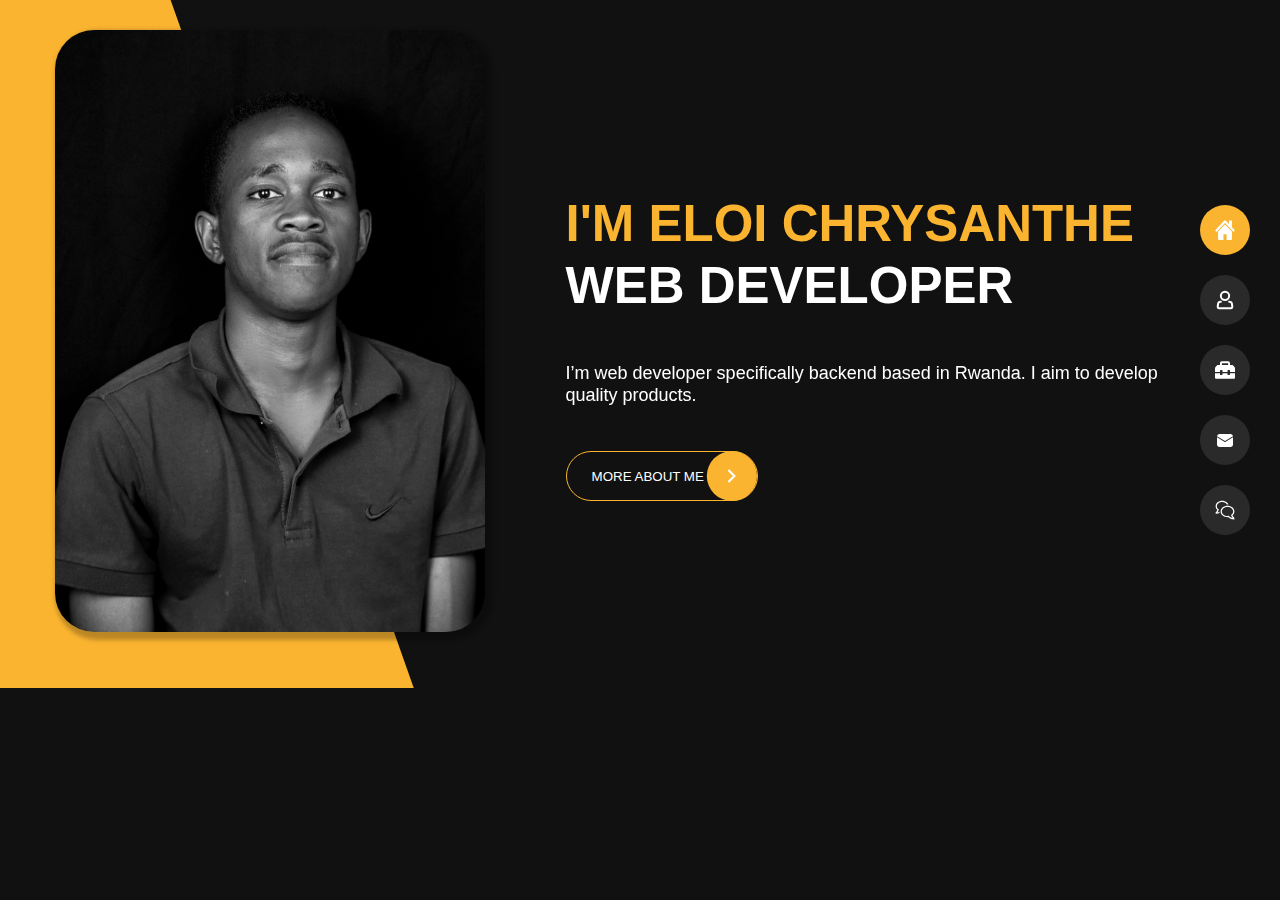
<file: index.html>
<!DOCTYPE html>
<html lang="en">
<head>
    <meta charset="UTF-8">
    <meta http-equiv="X-UA-Compatible" content="IE=edge">
    <meta name="viewport" content="width=device-width, initial-scale=1.0">
    <link rel="stylesheet" href="./css/style.css">
    <link rel="stylesheet" href="./css/home.css">
    <title>Eloi Chrysanthe Iratanga</title>
</head>
<body class="home">
    <nav class="nav-right">
        <img src="./icons/mode.svg" alt="" class="mode">
        <ul class="menus">
            <a href="./index.html"><li data-tooltip="Home" class="active"><img src="./icons/home.svg" alt="Home"></li></a>

            <a href="./pages/about.html"><li data-tooltip="About"><img src="./icons/About.svg" alt="About"></li></a>

            <a href="./pages/portfolio.html"><li data-tooltip="portfolio"><img src="./icons/Portfolio.svg" alt="About"></li></a>

            <a href="./pages/contact.html"><li data-tooltip="Contact"><img src="./icons/Mail me.svg" alt="About"></li></a>
            
            <a href="./pages/blog.html"><li data-tooltip="Blog"><img src="./icons/Blog.svg" alt="About"></li></a>
        </ul>
    </nav>
    <main>
        <div class="img-me"></div>
        <div>
            <div class="intro">
                <!-- <hr> -->
                <h1 class="name">I'm Eloi Chrysanthe <span>Web developer</span></h1>
                <p>I’m web developer specifically backend based in Rwanda. I aim to develop quality products.</p>
                <div class="btn-more">
                    <img src="./icons/more.svg" alt="">
                    <a href="./pages/about.html">
                        <button class="more">More about me</button>
                    </a>
                </div>
            </div>
        </div>
    </main>
</body>
</html>
</file>
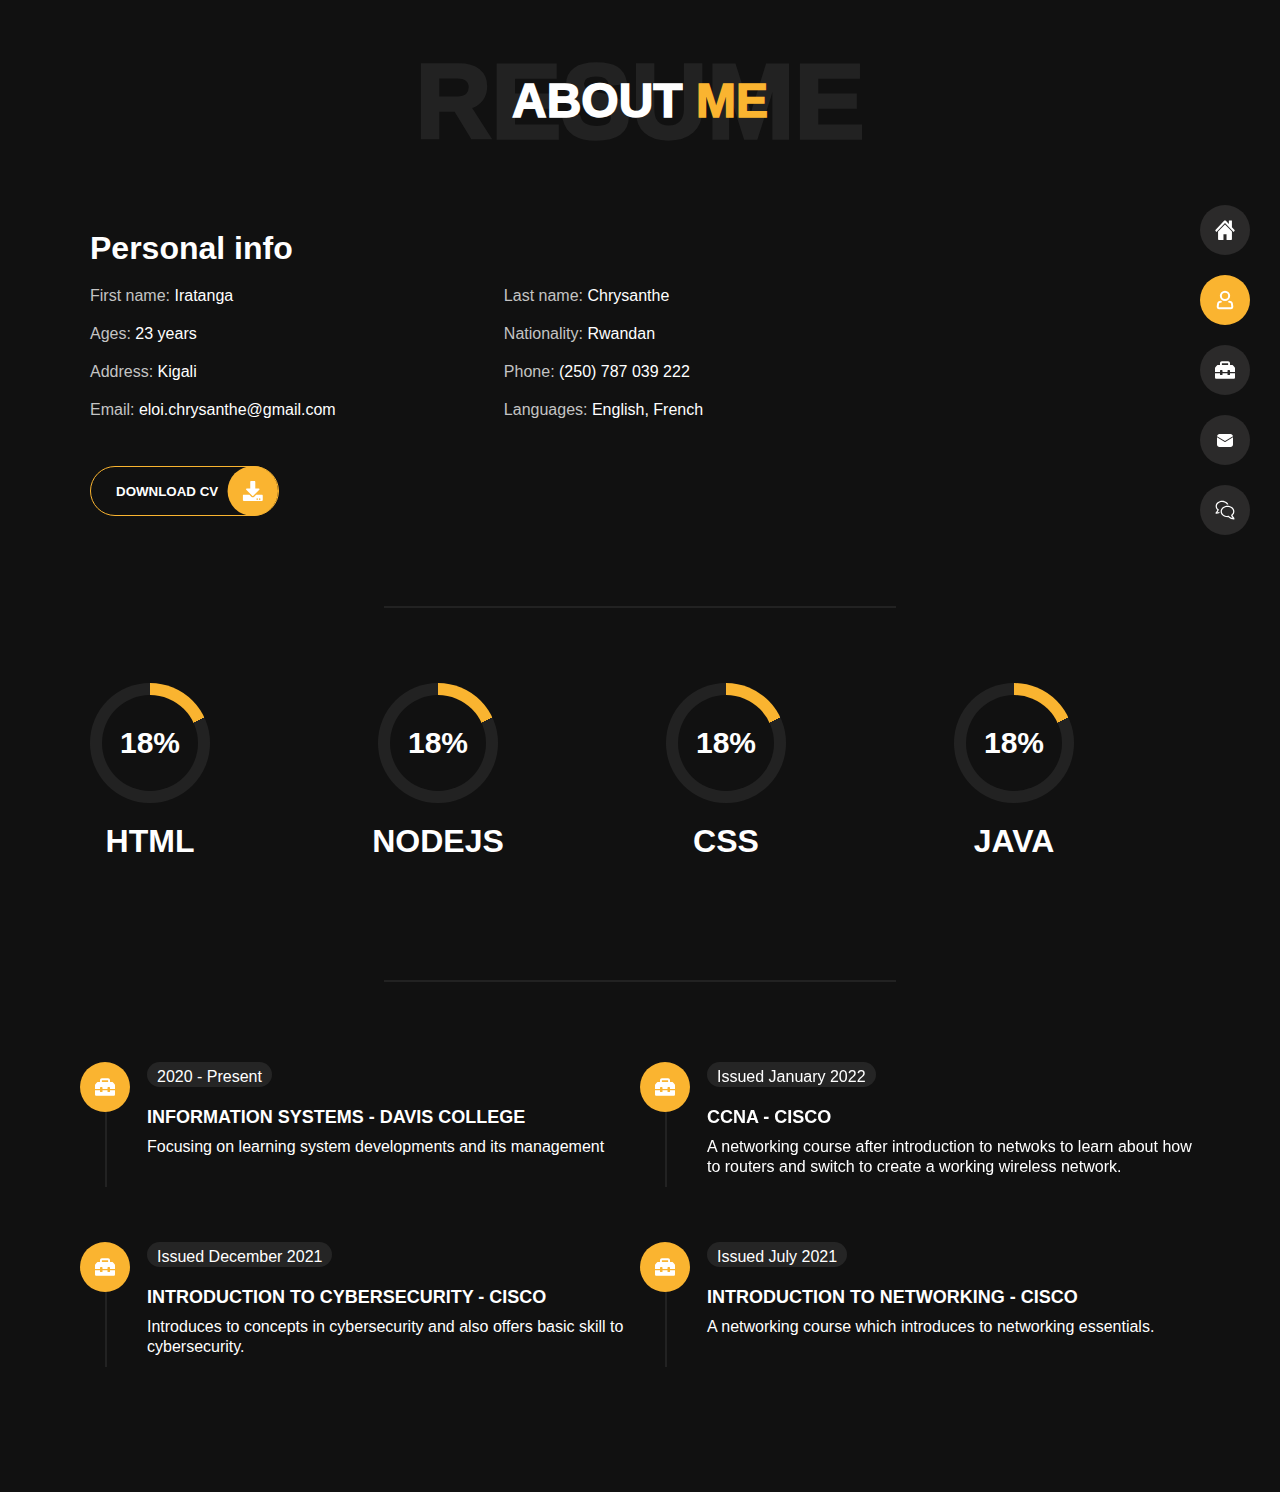
<file: pages/about.html>
<!DOCTYPE html>
<html lang="en">
<head>
    <meta charset="UTF-8">
    <meta http-equiv="X-UA-Compatible" content="IE=edge">
    <meta name="viewport" content="width=device-width, initial-scale=1.0">
    <link rel="stylesheet" href="../css/style.css">
    <link rel="stylesheet" href="../css/about.css">
    <title>Eloi Chrysanthe Iratanga</title>
</head>
<body>
    <div class="pg-title">
        <h1 class="bg-title">Resume</h1>
        <h1 class="title">About <span>me</span></h1>
    </div>
    <nav class="nav-right">
        <img src="../icons/mode.svg" alt="mode" class="mode">
        <ul class="menus">
            <a href="../index.html"><li data-tooltip="Home"><img src="../icons/home.svg" alt="Home"></li></a>

            <a href="./about.html"><li data-tooltip="About" class="active"><img src="../icons/About.svg" alt="About"></li></a>

            <a href="./portfolio.html"><li data-tooltip="Portfolio"><img src="../icons/Portfolio.svg" alt="Portfolio"></li></a>

            <a href="./contact.html"><li data-tooltip="Contact"><img src="../icons/Mail me.svg" alt="Contact us"></li></a>

            <a href="./blog.html"><li data-tooltip="Blog"><img src="../icons/Blog.svg" alt="Blog"></li></a>
        </ul>
    </nav>
    <section class="about-me">
        <div class="details">
            <h1>Personal info</h1>
            <div class="info">
                <div class="left">
                    <div class="content">
                        <span>First name: </span>Iratanga
                    </div>
                    <div class="content">
                        <span>Ages: </span>23 years
                    </div>
                    <div class="content">
                        <span>Address: </span>Kigali
                    </div>
                    <div class="content">
                        <span>Email: </span>eloi.chrysanthe@gmail.com
                    </div>
                </div>
                <div class="right">
                    <div class="content">
                        <span>Last name: </span>Chrysanthe
                    </div>
                    <div class="content">
                        <span>Nationality: </span>Rwandan
                    </div>
                    <div class="content">
                        <span>Phone: </span>(250) 787 039 222
                    </div>
                    <div class="content">
                        <span>Languages: </span>English, French
                    </div>
                </div>
            </div>
            <div class="btn-cv">
                <img src="../icons/download btn.svg" alt="download">
                <button class="download">
                    <a href="../images/iratanga_eloi_chrysanthe.pdf" download="../images/iratanga_eloi_chrysanthe.pdf">Download CV</a>
                </button>
            </div>
        </div>
         <!-- <div class="showcase">
            <div class="achivement">
                <div class="achive-count">
                    
                </div>
                <div class="achive-title">
                    <h2></h2>
                </div>
            </div>
        </div> -->
    </section>
    <hr>

    <section class="skills">
        <div class="skill-content one">
            <div class="skill-circle">
                <div class="percent"></div>
            </div>
            <h1>html</h1>
        </div>

        <div class="skill-content two">
            <div class="skill-circle">
                <div class="percent"></div>
            </div>
            <h1>nodejs</h1>
        </div>

        <div class="skill-content three">
            <div class="skill-circle">
                <div class="percent"></div>
            </div>
            <h1>css</h1>
        </div>

        <div class="skill-content four">
            <div class="skill-circle">
                <div class="percent"></div>
            </div>
            <h1>java</h1>
        </div>
    </section>
    <hr>

    <section class="achive">
        <div class="experience">
            <div class="timeline">
                <hr>
                <p><img src="../icons/toolbox.svg" alt=""></p>
            </div>
            <div class="expe">
                <div class="exp-time">
                    <p>2020 - Present</p>
                </div>
                <div class="expe-desc">
                    <h1>Information Systems - Davis College</h1>
                    <p>Focusing on learning system developments and its management</p>
                </div>
            </div>
        </div>

        <div class="experience">
            <div class="timeline">
                <hr>
                <p><img src="../icons/toolbox.svg" alt=""></p>
            </div>
            <div class="expe">
                <div class="exp-time">
                    <p>issued January 2022</p>
                </div>
                <div class="expe-desc">
                    <h1>CCNA - CISCO</h1>
                    <p>A networking course after introduction to netwoks to learn about how to routers and switch to create a working wireless network.</p>
                </div>
            </div>
        </div>

        <div class="experience">
            <div class="timeline">
                <hr>
                <p><img src="../icons/toolbox.svg" alt=""></p>
            </div>
            <div class="expe">
                <div class="exp-time">
                    <p>Issued December 2021</p>
                </div>
                <div class="expe-desc">
                    <h1>Introduction to Cybersecurity - CISCO</h1>
                    <p>Introduces to concepts in cybersecurity and also offers basic skill to cybersecurity.</p>
                </div>
            </div>
        </div>

        <div class="experience">
            <div class="timeline">
                <hr>
                <p><img src="../icons/toolbox.svg" alt=""></p>
            </div>
            <div class="expe">
                <div class="exp-time">
                    <p>Issued July 2021</p>
                </div>
                <div class="expe-desc">
                    <h1>Introduction to Networking - CISCO</h1>
                    <p>A networking course which introduces to networking essentials.</p>
                </div>
            </div>
        </div>
    </section>
</body>
<script defer src="../js/script.js"></script>
</html>
</file>
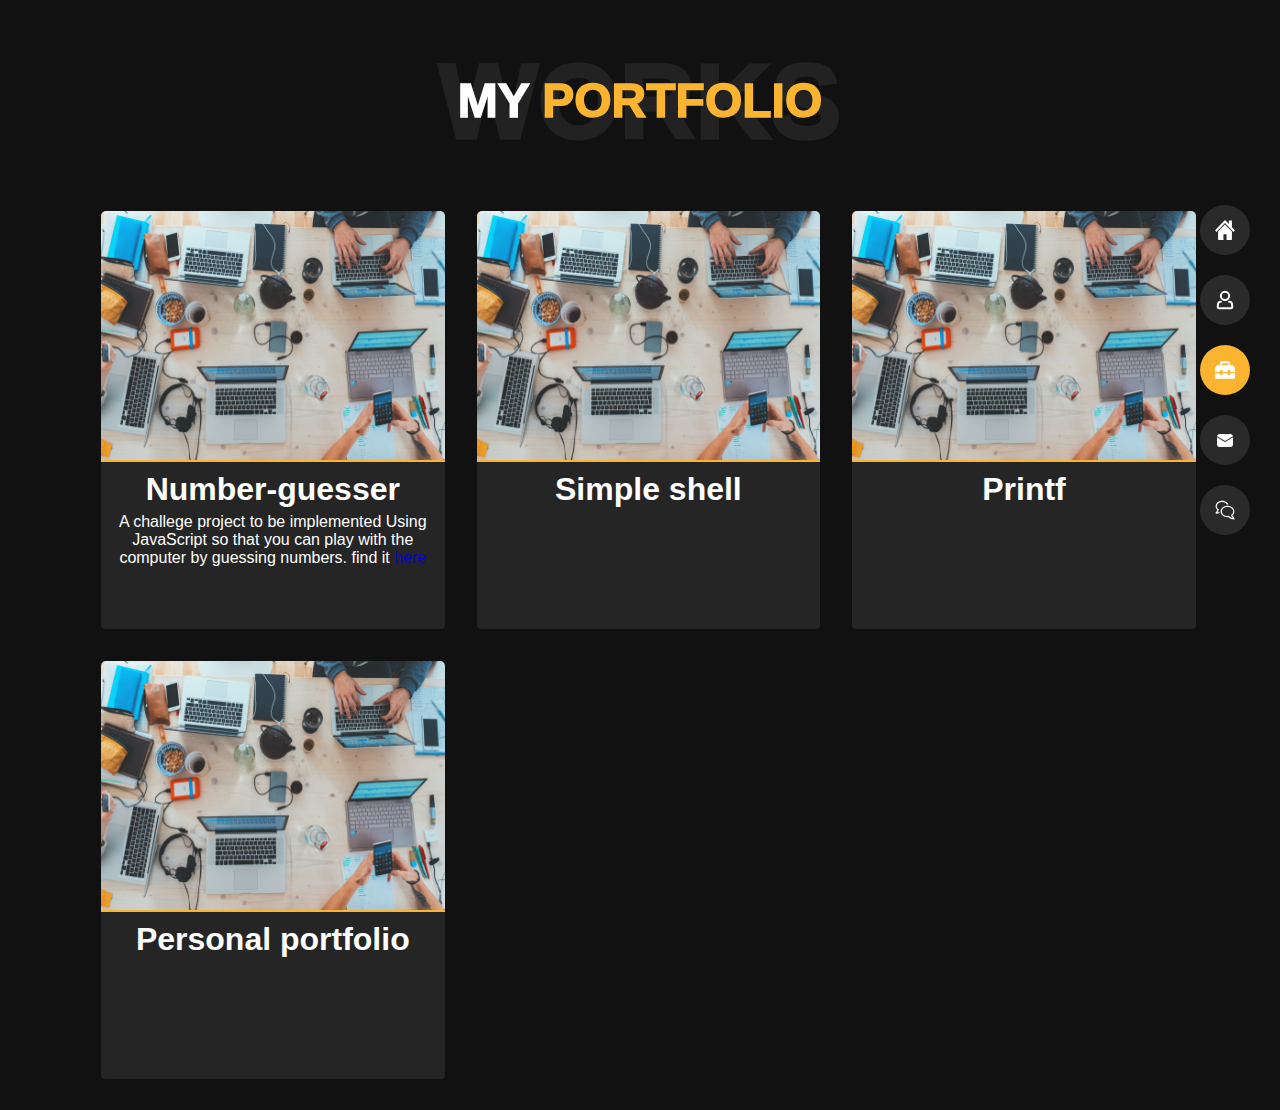
<file: pages/portfolio.html>
<!DOCTYPE html>
<html lang="en">
<head>
    <meta charset="UTF-8">
    <meta http-equiv="X-UA-Compatible" content="IE=edge">
    <meta name="viewport" content="width=device-width, initial-scale=1.0">
    <link rel="stylesheet" href="../css/style.css">
    <link rel="stylesheet" href="../css/portfolio.css">
    <title>Eloi Chrysanthe Iratanga</title>
</head>
<body>
    <nav class="nav-right">
        <img src="../icons/mode.svg" alt="mode" class="mode">
        <ul class="menus">
            <a href="../index.html"><li data-tooltip="Home"><img src="../icons/home.svg" alt="Home"></li></a>

            <a href="./about.html"><li data-tooltip="About"><img src="../icons/About.svg" alt="About"></li></a>

            <a href="./portfolio.html"><li data-tooltip="Portfolio" class="active"><img src="../icons/Portfolio.svg" alt="Portfolio"></li></a>

            <a href="./contact.html"><li data-tooltip="Contact"><img src="../icons/Mail me.svg" alt="Contact us"></li></a>

            <a href="./blog.html"><li data-tooltip="Blog"><img src="../icons/Blog.svg" alt="Blog"></li></a>
        </ul>
    </nav>
    <main>
        <div class="pg-title">
            <h1 class="bg-title">Works</h1>
            <h1 class="title">My <span>portfolio</span></h1>
        </div>
        <div class="all-projects">
            <div class="project">
                <img src="../images/computers.jpg" alt="project">
                <h1 class="pro-title">Number-guesser</h1>
                <p>A challege project to be implemented Using JavaScript so that you can play with the computer by guessing numbers. find it <a href="https://github.com/chrysloi/TechUp-Javascript/tree/main/tasks/challeges/number-guesser">here</a></p>
            </div>
            <div class="project">
                <img src="../images/computers.jpg" alt="project">
                <h1 class="pro-title">Simple shell</h1>
            </div>
            <div class="project">
                <img src="../images/computers.jpg" alt="project">
                <h1 class="pro-title">Printf</h1>
            </div>
            <div class="project">
                <img src="../images/computers.jpg" alt="project">
                <h1 class="pro-title">Personal portfolio</h1>
                <p></p>
            </div>
        </div>
    </main>
</body>
</html>
</file>
<file: css/style.css>
:root {
    --main-color: #fab430;
}

* {
    padding: 0;
    margin: 0;
    box-sizing: border-box;
    font-family: Poppins, sans-serif;
}

body {
    background-color: #111111;
    background-repeat: no-repeat;
}


.nav-right {
    min-height: 100vh;
    position: fixed;
    top: 20px;
    right: 30px;
    display: flex;
    flex-direction: column;
    gap: 15vh;
}

.nav-right .mode{
    /* display: none; */
    opacity: 0;
}

.nav-right .menus {
    display: flex;
    list-style: none;
    flex-direction: column;
    gap: 20px;
    justify-content: space-between;
}

.menus li {
    display: flex;
    justify-content: center;
    align-items: center;
    background-color: #2b2a2a;
    height: 50px;
    width: 50px;
    border-radius: 50px;
    transition: all 250ms linear;
    position: relative;
}

.menus .active {
    background-color: var(--main-color);
}

.menus li::before {
    content: attr(data-tooltip);
    position: absolute;
    background-color: var(--main-color);
    right: 1rem;
    text-transform: uppercase;
    color: #fff;
    border-top-left-radius: 50px;
    border-bottom-left-radius: 50px;
    display: flex;
    align-items: center;
    height: 50px;
    padding-left: 1rem;
    padding-right: 1.4rem;
    transition: all 250ms linear;
    opacity: 0;
    z-index: -1;
}

.menus li:hover {
    background-color: var(--main-color);
}

.menus :hover::before {
    position: absolute;
    right: 1.7rem;
    opacity: 1;
}

.pg-title h1{
    font-weight: 1000;
    text-align: center;
    text-transform:uppercase;
    text-indent: 0px;
    margin-bottom: 10vh;
}

.bg-title {
    position: relative;
    top: 42px;
    font-size: 105px;
    color: #222;
}

.title {
    min-width: 100%;
    position: absolute;
    top: 65px;
    font-size: 48px;
    line-height: 72px;
    color: #fff;
}

.title span{
    color: var(--main-color);
}

.all-posts {
    width: 90%;
    margin-top: 30px;
    display: flex;
    justify-content: flex-end;
    gap: 35px;
    color: #fff;
}

.post {
    flex-basis: 30%;
    border: 1px solid #111;
    min-height: 420px;
    min-width: 320px;
    background: #252525;
    border-radius: 10px;
}

.cover img {
    border-top-right-radius: 10px;
    border-top-left-radius: 10px;
    width: 100%;
    outline: none;
    border: 0px;
    border-bottom: 7px solid #fab430;
}

.post-summ {
    margin: 15px;
}

.post-summ h3 {
    text-align: center;
    margin-bottom: 10px;
}

@media screen and (max-width: 768px) {  
    /* .nav-right .menus {
        position: fixed;
        display: flex;
        flex-direction: row;
    } */
    
    .nav-right .menus .mode{
        display: none;
    }
    
    .nav-right .menus {
        border-radius: 50px;
        background-color: #202020;
        padding: 10px 30px 10px 30px;
        width: 98%;
        position: fixed;
        margin: 0 15px 5px 15px;
        left: 0;
        bottom: 0;
        flex-direction: row;
        z-index: 1;
    }

    .menus li {
        box-shadow: 1px 2px 2px 1px #2b2b2b;
    }
    
    .menus :hover::before {
        opacity: 0;
    }

    .all-posts {
        display: grid;
        grid-template-columns: 90%;
        margin-bottom: 90px;
    }

    .post {
        flex-basis: 90%;
    }
}
</file>
<file: css/home.css>
body {
    background-image: url(../figma/back1.svg);
}

.img-me {
    position: absolute;
    width: 430px;
    height: 602px;
    left: 55px;
    top: 30px;
    background: url(../images/IMG_0455.jpg);
    background-position: center;
    background-size: cover;
    box-shadow: 4px 4px 4px 4px rgba(0, 0, 0, 0.25);
    border-radius: 39px;
    z-index: -1;
}

.intro {
    width: 100%;
    position: absolute;
    width: 601.45px;
    height: 138px;
    left: 565.55px;
    top: 193px;
}

.intro h1 {
    position: relative;
    text-transform: uppercase;
    font-weight: 700;
    /* margin: 18px 0 10px; */
    color: var(--main-color);
    line-height: 62px;
    font-size: 51px;
}

.intro h1 span {
    color: #fff;
}

.intro p {
    margin-top: 5vh;
    line-height: 22px;
    font-size: 18px;
    color: #fff;
    /* margin: 15px 0 28px; */
}

.btn-more {
    width: 100%;
    margin-top: 5vh;
    position: relative;
}

.btn-more img{
    position: absolute;
    left: 140px;
    margin: 0;
}

.more {
    text-transform: uppercase;
    border: var(--main-color);
    padding: 16px 53px 16px 25px;
    height: 50px;
    background: none;
    border: 1px solid var(--main-color);
    border-radius: 50px;
    color: #fff;
    position: absolute;
}

.more::before {
    content: " ";
    position: absolute;
    top: 0;
    right: 1.5rem;
    left: 10rem;
    width: 88%;
    height: 49px;
    background-color: var(--main-color);
    border-top-right-radius: 50px;
    border-bottom-right-radius: 50px;
    text-transform: uppercase;
    color: #fff;
    transform-origin: 0 0;
    transform: scaleX(0);
    z-index: -1;
    transition: all 0.2s linear;
}

.more:hover::before {
    position: absolute;
    width: 86%;    
    transform: scaleX(-1);
    left: 10rem;
}

@media screen and (max-width: 768px) {
    body {
        background-image: url();
        max-width: 768px;
        height: 110vh;
    }
    
    main {
        display: flex;
        flex-direction: column;
        align-items: center;
    }
    
    .img-me {
        left: 0;
        height: 300px;
        width: 300px;
        border-radius: 50%;
        position: relative;
    }

    .intro {
        display: flex;
        flex-direction: column;
        position: relative;
        width: 90%;
        left: 50px;
        top: 50px;
        z-index: -1;
    }
    
    .intro h1 {
        font-size: 45px;
        text-align: center;
    }

    .intro p {
        text-align: center;
    }

    .btn-more {
        margin-left: 180px;
    }
}
</file>
<file: css/about.css>
.about-me {
    display: flex;
    width: 90%;
    margin-left: 70px;
    /* display: none; */
}

.details {
    position: relative;
    flex-basis: 70%;
    color: #fff;
    padding: 20px;
}

.details h1 {
    margin-bottom: 20px;
}

.info {
    display: flex;
    justify-content: space-between;
    max-width: 80%;
    /* margin-bottom: 50px; */
}

.info .content {
    margin-bottom: 20px;
}

.info .content span {
    color: #c4c4c4;
}

.btn-cv {
    margin-top: 3vh;
}

.btn-cv img{
    position: absolute;
    left: 157px;
}

.btn-cv a{
    text-decoration: none;
    color: #fff;
}

.download {
    cursor: pointer;
    text-transform: uppercase;
    padding: 16px 60px 16px 25px;
    height: 50px;
    background: none;
    border: 1px solid var(--main-color);
    border-radius: 50px;
    color: #fff;
    transition: color 300ms linear;
    position: relative;
    font-weight: bold;
}

.download::before {
    content: " ";
    position: absolute;
    top: 0;
    right: 1.5rem;
    left: 10rem;
    width: 88%;
    height: 49px;
    background-color: var(--main-color);
    border-top-right-radius: 50px;
    border-bottom-right-radius: 50px;
    text-transform: uppercase;
    color: #fff;
    transform-origin: 0 0;
    transform: scaleX(0);
    z-index: -1;
    transition: all 270ms linear;
}

.download:hover::before {
    position: absolute;
    width: 86%;    
    transform: scaleX(-1);
    left: 10rem;
}

hr {
    display: flex;
    margin: 70px auto 55px;
    max-width: 40%;
    border: 0.8px solid #222;
}

/* Skills section start */
.skills {
    display: flex;
    width: 80%;
    margin-left: 70px;
    align-items: center;
    justify-content: space-between;
    padding-bottom: 50px;
}

div.skill-content{
    text-align: center;
    text-transform: uppercase;
    color: #fff;
}

.skill-circle {
    width: 120px;
    height: 120px;
    background-color: #252525;
    position: relative;
    border-radius: 50%;
    margin: 20px;
}

.percent {
    width: 96px;
    height: 96px;
    background-color: #111;
    position: absolute;
    top: 12px;
    left: 12px;
    border-radius: 100%;
    display: flex;
    justify-content: center;
    align-items: center;
    font-size: 30px;
    font-weight: bold;
}

/* Skills section end */
.achive {
    display: grid;
    grid-template-columns: 50% 50%;
    align-items: center;
    justify-content: space-between;
    grid-gap: 30px 0px;
    margin: 80px;
    padding-bottom: 20px;
}

.experience {
    position: relative;
    display: flex;
    flex-basis: 40%;
    color: #fff;
    gap: 15px;
    line-height: 20px;
}

.timeline {
    display: flex;
    justify-content: center;
    /* align-items: flex-start; */
    flex-direction: column;
    position: relative;
}

.timeline p{
    background-color: var(--main-color);
    top: 0;
    width: 50px;
    height: 50px;
    border-radius: 50%;
    display: flex;
    align-items: center;
    justify-content: center;
    position: absolute;
}

.timeline hr {
    position: relative;
    left: 0;
    border: .1px solid #222
    !important;
    margin: 25px;
    height: 100px;
}

.exp-time {
    position: absolute;
    background-color: #252525;
    height: 25px;
    padding: 5px 10px;
    text-transform: capitalize;
    border-radius: 25px;
}

.expe-desc {
    position: relative;
    top: 45px;
}

.expe-desc h1 {
    font-size: large;
    text-transform: uppercase;
    margin-bottom: 10px;
}

.expe-desc p{
    font-size: medium;
}

@media screen and (max-width: 768px) {
    .about-me {
        width: 100%;
    }
    
    .details {
        flex-basis: 100%;
    }

    .skills {
        width: 90%;
        margin-left: 10px;
        padding-bottom: 50px;
        display: grid;
        grid-template-columns: 50% auto;
        place-items: center;
        grid-gap: 50px 0;
    }

    div.skill-content{
        z-index: -1;
    }

    .achive {
        grid-template-columns: 100%;
        align-items: center;
        grid-gap: 30px 0px;
        margin: 30px;
    }

    .experience {
        z-index: -1;
    }
}
</file>
<file: css/portfolio.css>
.all-projects {
    width: 90%;
    margin: 30px 100px 30px 100px;
    display: grid;
    grid-template-columns: 30% 30% 30%;
    flex-wrap: wrap;
    gap: 30px;
    position: relative;
    z-index: -1;
}

.project {
    position: relative;
    flex-basis: 20%;
    border: 1px solid #111;
    height: 420px;
    background: #252525;
    border-radius: 5px;
}

.project img{
    max-width: 100%;
    height: 60%;
    border-top-left-radius: inherit;
    border-top-right-radius: inherit;
    border-bottom: 2px solid #fab430;
}

.project h1, .project p {
    padding: 5px 5px 0px 5px;
    text-align: center;
    min-width: 100%;
    color: #fff;
}

.project p a{
    color: rgba(0, 0, 238, 0.825);
    text-decoration: none;
}

@media screen and (max-width: 768px) {
    .all-projects{
        width: 100%;
        margin: 10px 40px 10px 40px;
        grid-template-columns: 50% 50%;
    }
    
}
</file>
